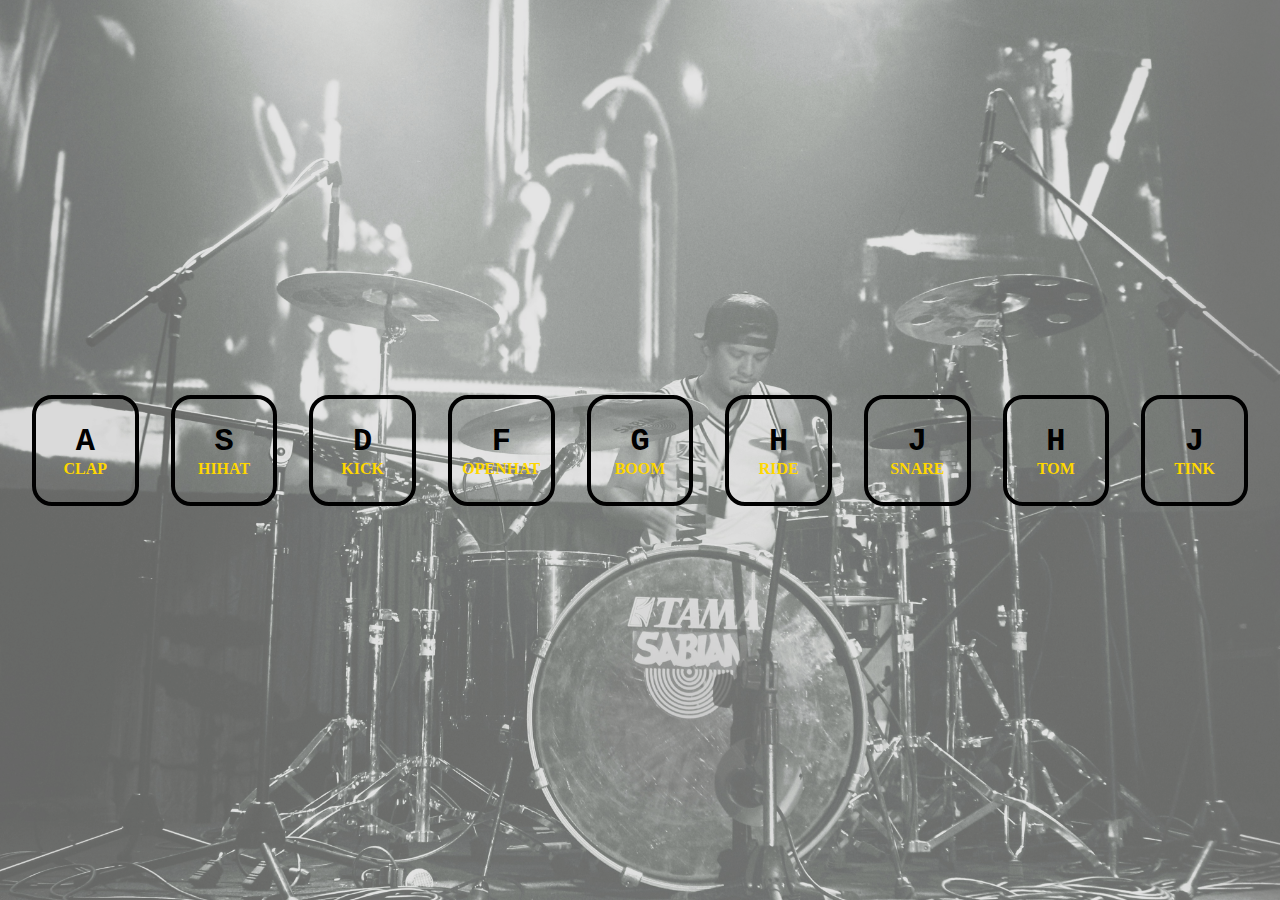
<file: 01-Drum-Kit/index.html>
<!DOCTYPE html>
<html lang="en">
<head>
    <meta charset="UTF-8">
    <meta name="viewport" content="width=device-width, initial-scale=1.0">
    <title>Drum-Kit</title>
    <link rel="stylesheet" href="style.css">
</head>
<body>
    <div class="container">
        <div data-key = "65" class="key">
            <p class="text">A</p>
            <p class="sound-type">CLAP</p>
        </div>
        <div data-key = "83" class="key">
            <p class="text">S</p>
            <p class="sound-type">HIHAT</p>
        </div>
        <div data-key = "68" class="key">
            <p class="text">D</p>
            <p class="sound-type">KICK</p>
        </div>
        <div data-key = "70" class="key">
            <p class="text">F</p>
            <p class="sound-type">OPENHAT</p>
        </div>
        <div data-key = "71" class="key">
            <p class="text">G</p>
            <p class="sound-type">BOOM</p>
        </div>
        <div data-key = "72" class="key">
            <p class="text">H</p>
            <p class="sound-type">RIDE</p>
        </div>
        <div data-key = "74" class="key">
            <p class="text">J</p>
            <p class="sound-type">SNARE</p>
        </div>
        <div data-key = "75" class="key">
            <p class="text">H</p>
            <p class="sound-type">TOM</p>
        </div>
        <div data-key = "76" class="key">
            <p class="text">J</p>
            <p class="sound-type">TINK</p>
        </div>
    </div>
    <audio data-key="65" src="Sounds/clap.wav"></audio>
    <audio data-key="83" src="Sounds/hihat.wav"></audio>
    <audio data-key="68" src="Sounds/kick.wav"></audio>
    <audio data-key="70" src="Sounds/openhat.wav"></audio>
    <audio data-key="71" src="Sounds/boom.wav"></audio>
    <audio data-key="72" src="Sounds/ride.wav"></audio>
    <audio data-key="74" src="Sounds/snare.wav"></audio>
    <audio data-key="75" src="Sounds/tom.wav"></audio>
    <audio data-key="76" src="Sounds/tink.wav"></audio>
    <script src="fun.js"></script>
</body>
</html>
</file>
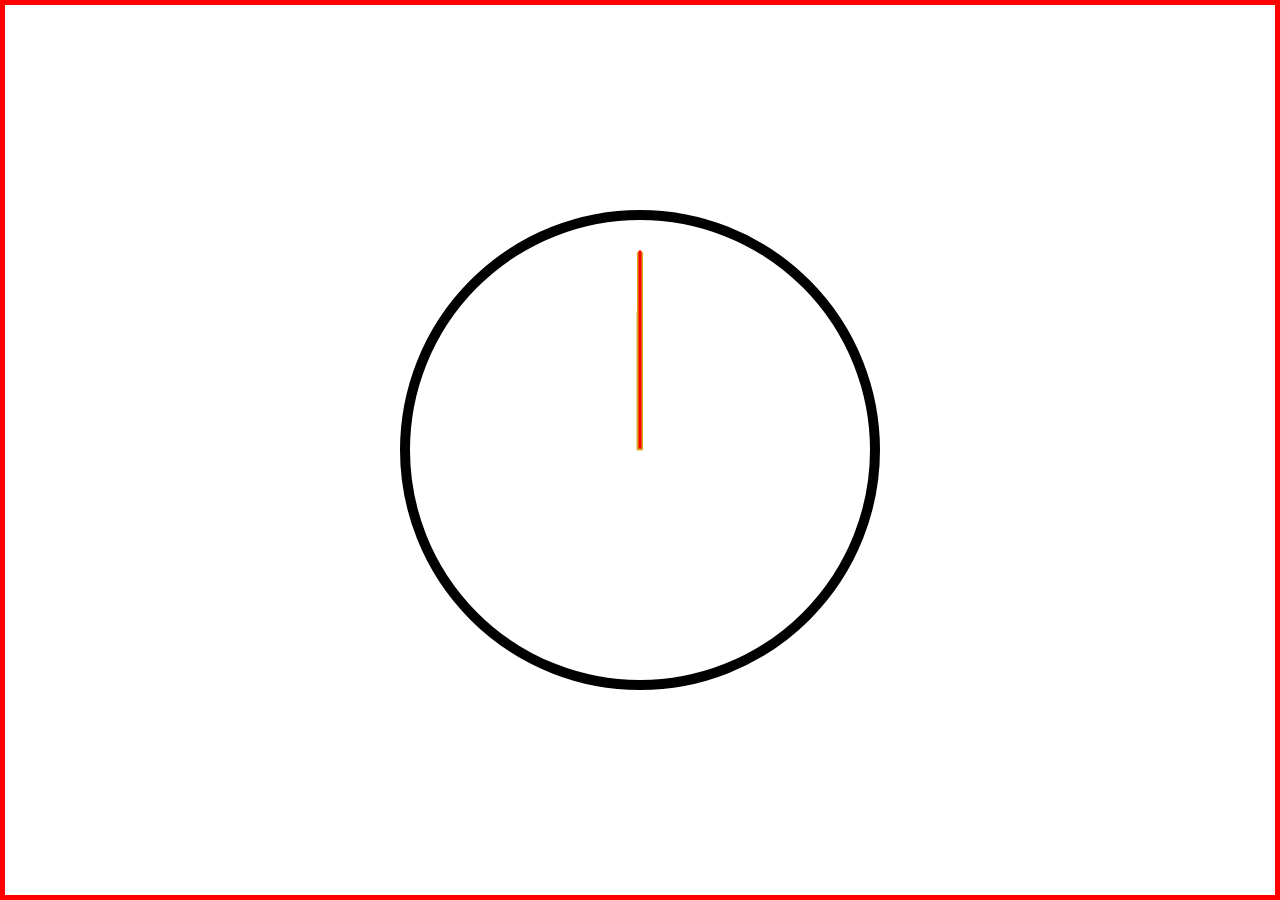
<file: 02-Clock/clock.html>
<!DOCTYPE html>
<html lang="en">
<head>
    <meta charset="UTF-8">
    <meta name="viewport" content="width=device-width, initial-scale=1.0">
    <title>Clock</title>
    <link rel="stylesheet" href="clock.css">
</head>
<body>
    <div class="container">
        <div class="clock">
            <div class="hand hour"></div>
            <div class="hand min"></div>
            <div class="hand sec"></div>
        </div>
    </div>
    <script src="clock.js"></script>
</body>
</html>
</file>
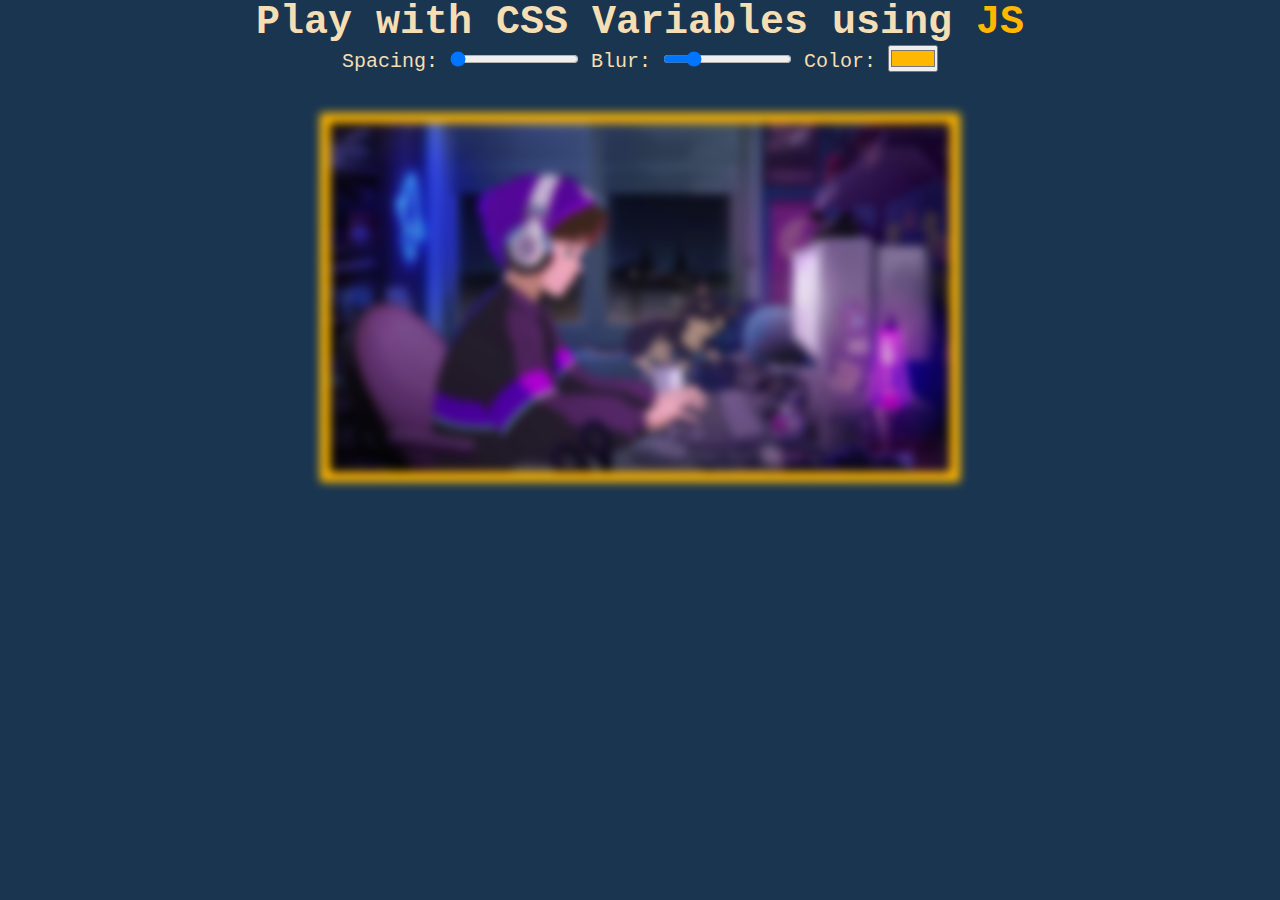
<file: 03-CSS-Variables/var.html>
<!DOCTYPE html>
<html lang="en">
<head>
    <meta charset="UTF-8">
    <meta name="viewport" content="width=device-width, initial-scale=1.0">
    <title>Update CSS Variables with JS</title>
    <link rel="stylesheet" href="var.css">
</head>
<body>
    <h1>Play with CSS Variables using <span class="hl">JS</span></h1>
    <div class="controls">
        <label for="spacing">Spacing: </label>
        <input type="range" name="spacing" id="spacing" min="10" max="200" value="10" data-sizing="px">

        <label for="blur">Blur: </label>
        <input type="range" name="blur" id="blur" min="0" max="25" value="5" data-sizing="px">

        <label for="color">Color: </label>
        <input type="color" name="color" id="color" value="#ffb700">
    </div>

    <img class="image" src="wp.jpg" alt="any">

    <script src="var.js"></script>
</body>
</html>
</file>
<file: 01-Drum-Kit/style.css>
*{
    padding: 0;
    margin: 0;
    list-style: none;
    text-decoration: none;
    box-sizing: border-box;
}

.container::before{
        background: url('drum.jpg') no-repeat center center/cover;
        content: "";
        position: absolute;
        top:0;
        left: 0;
        width: 100%;
        height: 100%;
        z-index: -1;
        opacity: 0.6;
}
.container{
    display: flex;
    align-items: center;
    justify-content: space-evenly;
    min-height: 100vh;
    width: 100%;
}

.key{
    display: flex;
    flex-direction: column;
    align-items: center;
    justify-content: center;
    padding: 1.5rem;
    border: 4px solid black;
    border-radius: 20px;
    transition: all 0.07s;
    width: 8.33%;
}

.playing{
    transform: scale(1.1);
    border-color: gold;
    box-shadow: 0 0 10px gold;
}

.text{
    color: black;
    font-size: 32px;
    font-family: 'Courier New', Courier, monospace;
    font-weight: bold;
}

.sound-type{
    color: gold;
    font-weight: bold;
}
</file>
<file: 02-Clock/clock.css>
*{
    padding: 0;
    margin: 0;
    list-style: none;
    text-decoration: none;
    box-sizing: border-box;
}

body{
    display: flex;
    align-items: center;
    height: 100vh;
    border: 5px solid red;
}

.container{
    border: 10px solid black;
    height: 30rem;
    width: 30rem;
    border-radius: 50%;
    margin: 50px auto;
    position: relative;
    padding: 2rem;
}

.clock{
    position: relative;
    width: 100%;
    height: 100%;
    transform: translateY(-3px);
}

.hand{
    background: goldenrod;
    height: 6px;
    width: 50%;
    position: absolute;
    top: 50%;
    transform: rotate(90deg);
    transform-origin: 100%; 
    /* by default it is 50%. we do it 100 so that it can move from origin */
    
    /* Transition */
    
    /* transition: all 0.05s;
    transition-timing-function: cubic-bezier(0.17, -0.32, 0.36, 0.69) */
}
.hour{
    width: 35%;
    left: 15%; 
}
.sec{
    background: red;
    height: 3px;
}
</file>
<file: 03-CSS-Variables/var.css>
:root{
    --spacing: 10px;
    --blur: 5px;
    --color: #ffb700;
}

*{
    margin: 0;
    padding: 0;
    text-decoration: none;
    box-sizing: border-box;
    list-style: none;
}

body{
    text-align: center;
    background: #193550;
    color: wheat;
    font-family:'Courier New', Courier, monospace ;
    font-size: 20px;
}

.controls{
    margin-bottom: 40px;
}

.image{
    padding: var(--spacing);
    filter: blur(var(--blur));
    background: var(--color);
    width: 50%;
}

.hl{
    color: var(--color);
}
</file>
